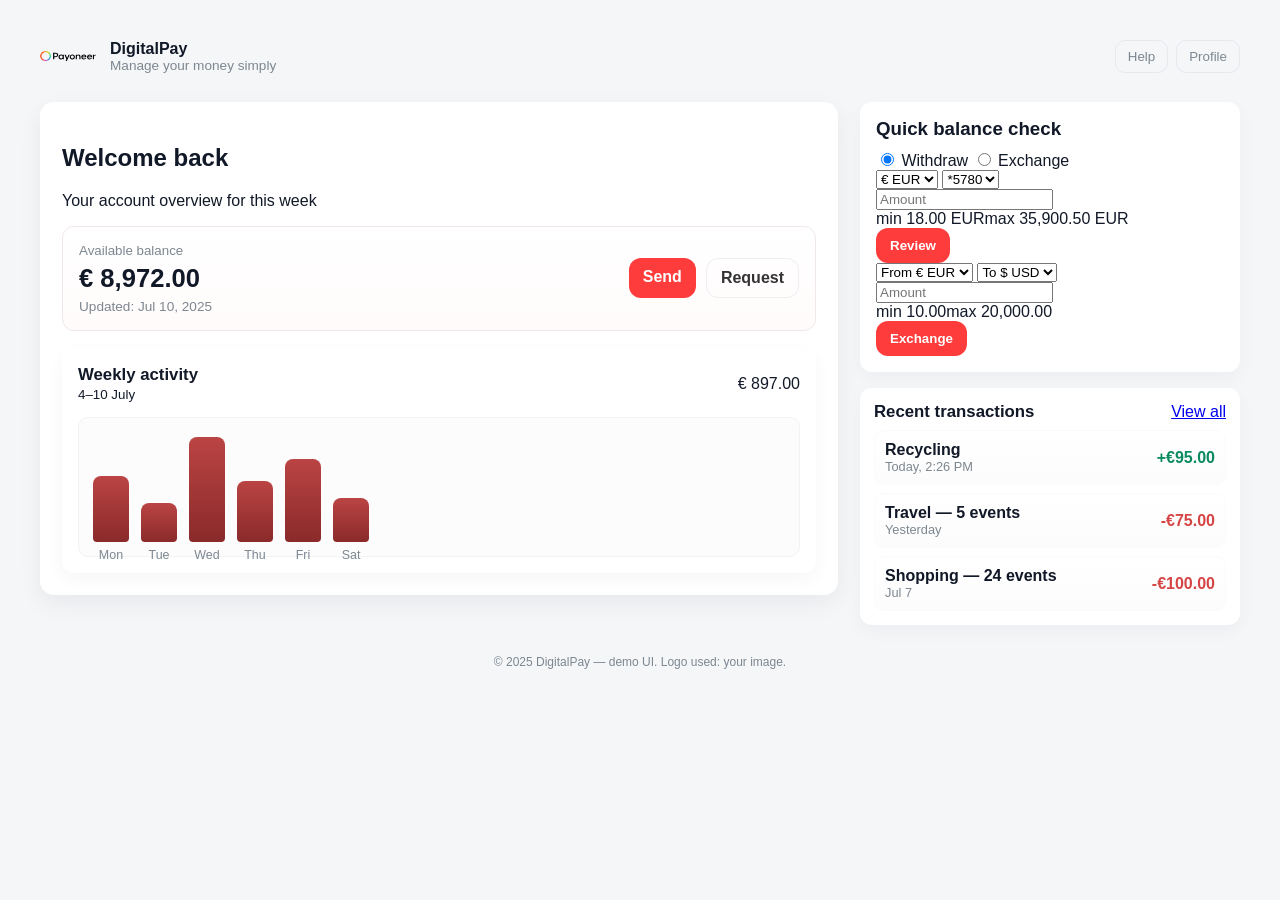
<file: index.html>
<!DOCTYPE html>
<html lang="en">
<head>
  <meta charset="utf-8" />
  <meta name="viewport" content="width=device-width,initial-scale=1" />
  <title>DigitalPay — Dashboard</title>
  <link rel="stylesheet" href="style.css" />
</head>
<body>
  <header class="site-header">
    <div class="brand">
     
      <img src="payoneer-dark-logo.svg" alt="Brand logo" class="brand-logo" />
      <div class="brand-text">
        <h1>DigitalPay</h1>
        <p>Manage your money simply</p>
      </div>
    </div>

    <nav class="top-actions">
      <button class="icon-btn">Help</button>
      <button class="icon-btn">Profile</button>
    </nav>
  </header>

  <main class="layout">

    <section class="panel hero-panel">
      <div class="hero-inner">
        <h2 class="hero-title">Welcome back</h2>
        <p class="hero-sub">Your account overview for this week</p>

        <div class="balance-card">
          <div class="balance-left">
            <small>Available balance</small>
            <div class="balance-amount">€ <span>8,972.00</span></div>
            <div class="balance-meta">Updated: Jul 10, 2025</div>
          </div>
          <div class="balance-actions">
            <a class="btn primary">Send</a>
            <a class="btn ghost">Request</a>
          </div>
        </div>

        <div class="chart-card">
          <div class="chart-header">
            <div>
              <h3>Weekly activity</h3>
              <small>4–10 July</small>
            </div>
            <div class="chart-total">€ 897.00</div>
          </div>

          <div class="bar-chart" aria-hidden="true">
            <div class="bar" style="--h:60%"><span>Mon</span></div>
            <div class="bar" style="--h:35%"><span>Tue</span></div>
            <div class="bar" style="--h:95%"><span>Wed</span></div>
            <div class="bar" style="--h:55%"><span>Thu</span></div>
            <div class="bar" style="--h:75%"><span>Fri</span></div>
            <div class="bar" style="--h:40%"><span>Sat</span></div>
          </div>
        </div>
      </div>
    </section>

    <aside class="panel side-panel">
      <div class="quick-card">
        <h3>Quick balance check</h3>

 
        <div class="tabs">
          <input type="radio" name="tab" id="tab-withdraw" checked />
          <label for="tab-withdraw" class="tab-label">Withdraw</label>

          <input type="radio" name="tab" id="tab-exchange" />
          <label for="tab-exchange" class="tab-label">Exchange</label>

          <div class="tab-panels">
            <div class="tab-panel panel-withdraw">
              <form class="quick-form" onsubmit="return false;">
                <div class="row-selects">
                  <select aria-label="currency">
                    <option>€ EUR</option>
                    <option>$ USD</option>
                  </select>
                  <select aria-label="account">
                    <option>*5780</option>
                    <option>*1234</option>
                  </select>
                </div>
                <input type="number" placeholder="Amount" class="amount-input" />
                <div class="limits"><span>min 18.00 EUR</span><span>max 35,900.50 EUR</span></div>
                <button class="btn primary">Review</button>
              </form>
            </div>

            <div class="tab-panel panel-exchange">
              <form class="quick-form" onsubmit="return false;">
                <div class="row-selects">
                  <select aria-label="from-currency">
                    <option>From € EUR</option>
                    <option>From $ USD</option>
                  </select>
                  <select aria-label="to-currency">
                    <option>To $ USD</option>
                    <option>To £ GBP</option>
                  </select>
                </div>
                <input type="number" placeholder="Amount" class="amount-input" />
                <div class="limits"><span>min 10.00</span><span>max 20,000.00</span></div>
                <button class="btn primary">Exchange</button>
              </form>
            </div>
          </div>
        </div>
      </div>

      <div class="tx-card">
        <div class="tx-header">
          <h3>Recent transactions</h3>
          <a class="view-all" href="#">View all</a>
        </div>

        <ul class="tx-list">
          <li class="tx-item">
            <div class="tx-left">
              <div class="tx-title">Recycling</div>
              <div class="tx-meta">Today, 2:26 PM</div>
            </div>
            <div class="tx-amount positive">+€95.00</div>
          </li>

          <li class="tx-item">
            <div class="tx-left">
              <div class="tx-title">Travel — 5 events</div>
              <div class="tx-meta">Yesterday</div>
            </div>
            <div class="tx-amount negative">-€75.00</div>
          </li>

          <li class="tx-item">
            <div class="tx-left">
              <div class="tx-title">Shopping — 24 events</div>
              <div class="tx-meta">Jul 7</div>
            </div>
            <div class="tx-amount negative">-€100.00</div>
          </li>
        </ul>
      </div>
    </aside>
  </main>

  <footer class="site-footer">
    <small>© 2025 DigitalPay — demo UI. Logo used: your image.</small>
  </footer>
</body>
</html>
</file>
<file: style.css>
:root {
  --bg: #f4f6f8;
  --card: #ffffff;
  --muted: #7d8790;
  --accent: #ff3c3c;
  --success: #0a8a5f;
  --danger: #d64545;
  --radius: 14px;
  --gap: 20px;
  --max-width: 1200px;
}

* {
  box-sizing: border-box;
}
body {
  font-family: Arial, sans-serif;
  background: var(--bg);
  color: #111827;
  margin: 0;
  padding: 28px;
  display: flex;
  flex-direction: column;
  align-items: center;
}


.site-header {
  width: 100%;
  max-width: var(--max-width);
  display: flex;
  justify-content: space-between;
  align-items: center;
  margin-bottom: 18px;
}
.brand {
  display: flex;
  gap: 14px;
  align-items: center;
}
.brand-logo {
  width: 56px;
  height: 56px;
  object-fit: contain;
}
.brand-text h1 {
  font-size: 1rem;
  margin: 0;
}
.brand-text p {
  font-size: 0.85rem;
  color: var(--muted);
  margin: 0;
}
.top-actions {
  display: flex;
  gap: 8px;
}
.icon-btn {
  background: transparent;
  border: 1px solid #e6e9ee;
  padding: 8px 12px;
  border-radius: 10px;
  color: var(--muted);
  cursor: pointer;
}


.layout {
  width: 100%;
  max-width: var(--max-width);
  display: grid;
  grid-template-columns: 1fr 380px;
  gap: 22px;
  align-items: start;
  margin-bottom: 20px;
}


.hero-inner {
  background: var(--card);
  border-radius: var(--radius);
  padding: 22px;
  box-shadow: 0 8px 24px rgba(15, 23, 42, 0.06);
}

.balance-card {
  display: flex;
  justify-content: space-between;
  align-items: center;
  gap: 16px;
  margin-top: 12px;
  padding: 16px;
  border-radius: 12px;
  background: linear-gradient(180deg, #fff 0%, #fffbfb 100%);
  border: 1px solid #f0e8e8;
}
.balance-left small {
  color: var(--muted);
  display: block;
}
.balance-amount {
  font-size: 1.6rem;
  font-weight: 700;
  margin-top: 6px;
}
.balance-meta {
  color: var(--muted);
  font-size: 0.85rem;
  margin-top: 6px;
}
.balance-actions {
  display: flex;
  gap: 10px;
}
.btn {
  display: inline-block;
  padding: 10px 14px;
  border-radius: 12px;
  text-decoration: none;
  text-align: center;
  font-weight: 600;
  cursor: pointer;
  border: 0;
}
.btn.primary {
  background: var(--accent);
  color: #fff;
}
.btn.ghost {
  background: transparent;
  border: 1px solid #eee;
  color: #333;
}


.chart-card {
  margin-top: 18px;
  background: var(--card);
  padding: 16px;
  border-radius: 12px;
  box-shadow: 0 6px 18px rgba(15, 23, 42, 0.04);
}
.chart-header {
  display: flex;
  justify-content: space-between;
  align-items: center;
}
.chart-header h3 {
  margin: 0;
  font-size: 1.05rem;
}
.bar-chart {
  display: flex;
  align-items: flex-end;
  gap: 12px;
  margin-top: 14px;
  padding: 14px;
  border-radius: 10px;
  background: #fcfcfd;
  border: 1px solid #f1f3f5;
  height: 140px;
}
.bar {
  --h: 70%;
  width: 36px;
  display: flex;
  align-items: flex-end;
  justify-content: center;
  background: linear-gradient(180deg, #b44 0%, #8a2a2a 100%);
  border-radius: 8px 8px 4px 4px;
  height: calc(var(--h));
  position: relative;
  transition: transform 0.15s;
}
.bar span {
  position: absolute;
  bottom: -20px;
  font-size: 0.78rem;
  color: var(--muted);
}
.bar:hover {
  transform: translateY(-4px);
}

.side-panel {
  display: flex;
   flex-direction: column;
  gap: 16px; 
}
.quick-card {
  background: var(--card);
  border-radius: 12px;
  padding: 16px;
  box-shadow: 0 6px 18px rgba(15, 23, 42, 0.04);
  gap: 12px;
}
.quick-card h3 {
  margin: 0 0 10px;
}
.tabs {
  display: block;
}

.amount-input {
  gap: 20px;
}


.tx-card {
  background: var(--card);
  border-radius: 12px;
  padding: 14px;
  box-shadow: 0 6px 18px rgba(15, 23, 42, 0.04);
}
.tx-header {
  display: flex;
  justify-content: space-between;
  align-items: center;
  margin-bottom: 8px;
}
.tx-header h3 {
  margin: 0;
  font-size: 1.05rem;
}
.tx-list {
  list-style: none;
  padding: 0;
  margin: 0;
  display: flex;
  flex-direction: column;
  gap: 8px;
}
.tx-item {
  display: flex;
  justify-content: space-between;
  align-items: center;
  padding: 10px;
  border-radius: 10px;
  border: 1px solid #fbfbfb;
  background: linear-gradient(180deg, #fff, #fcfcfc);
}
.tx-title {
  font-weight: 700;
}
.tx-meta {
  font-size: 0.8rem;
  color: var(--muted);
}
.tx-amount {
  font-weight: 700;
}
.tx-amount.positive {
  color: var(--success);
}
.tx-amount.negative {
  color: var(--danger);
}


.site-footer {
  width: 100%;
  max-width: var(--max-width);
  text-align: center;
  color: var(--muted);
  font-size: 0.9rem;
  padding: 8px 0;
}


@media (max-width: 980px) {
  .layout {
    grid-template-columns: 1fr;
    padding: 0;
  }
  .side-panel {
    order: 2;
  }
  .hero-panel {
    order: 1;
  }
}
</file>
